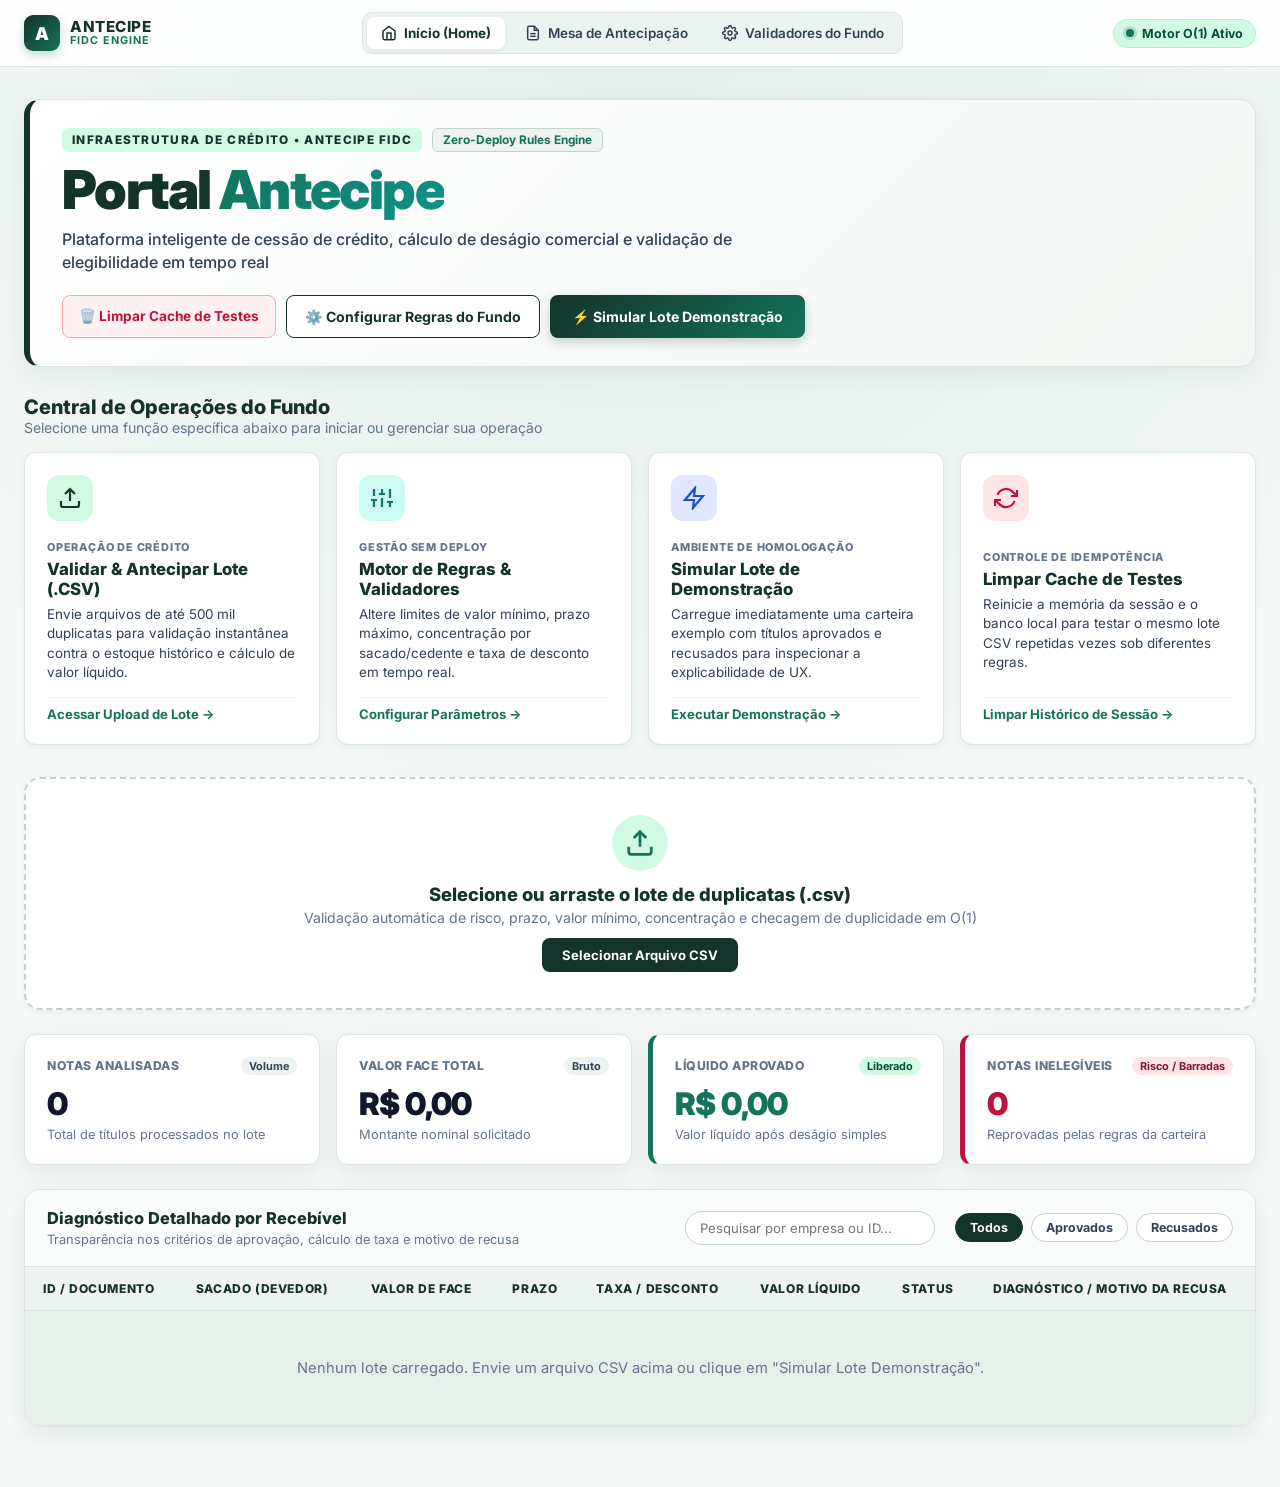
<file: frontend/index.html>
<!DOCTYPE html>
<html lang="pt-BR">
<head>
  <meta charset="UTF-8">
  <meta name="viewport" content="width=device-width, initial-scale=1.0">
  <title>Portal Antecipe | Infraestrutura de Elegibilidade e Cessão FIDC</title>
  <link rel="preconnect" href="https://fonts.googleapis.com">
  <link rel="preconnect" href="https://fonts.gstatic.com" crossorigin>
  <link href="https://fonts.googleapis.com/css2?family=Inter:wght@400;500;600;700;800;900&display=swap" rel="stylesheet">
  <link rel="stylesheet" href="css/style.css">
</head>
<body>
  <!-- Barra de Navegação Superior Fixa -->
  <nav class="top-navbar">
    <div class="nav-container">
      <div class="nav-brand" id="navLogoHome">
        <div class="brand-mark">A</div>
        <div class="brand-text">
          <strong>ANTECIPE</strong>
          <span>FIDC ENGINE</span>
        </div>
      </div>
      <div class="nav-links">
        <button type="button" class="nav-link active" id="btnNavHome">
          <svg width="16" height="16" viewBox="0 0 24 24" fill="none" stroke="currentColor" stroke-width="2.2"><path d="M3 9l9-7 9 7v11a2 2 0 0 1-2 2H5a2 2 0 0 1-2-2z"/><polyline points="9 22 9 12 15 12 15 22"/></svg>
          Início (Home)
        </button>
        <button type="button" class="nav-link" id="btnNavSimulador">
          <svg width="16" height="16" viewBox="0 0 24 24" fill="none" stroke="currentColor" stroke-width="2.2"><path d="M14 2H6a2 2 0 0 0-2 2v16a2 2 0 0 0 2 2h12a2 2 0 0 0 2-2V8z"/><polyline points="14 2 14 8 20 8"/><line x1="16" y1="13" x2="8" y2="13"/><line x1="16" y1="17" x2="8" y2="17"/></svg>
          Mesa de Antecipação
        </button>
        <button type="button" class="nav-link" id="btnNavRegras">
          <svg width="16" height="16" viewBox="0 0 24 24" fill="none" stroke="currentColor" stroke-width="2.2"><circle cx="12" cy="12" r="3"/><path d="M19.4 15a1.65 1.65 0 0 0 .33 1.82l.06.06a2 2 0 0 1 0 2.83 2 2 0 0 1-2.83 0l-.06-.06a1.65 1.65 0 0 0-1.82-.33 1.65 1.65 0 0 0-1 1.51V21a2 2 0 0 1-2 2 2 2 0 0 1-2-2v-.09A1.65 1.65 0 0 0 9 19.4a1.65 1.65 0 0 0-1.82.33l-.06.06a2 2 0 0 1-2.83 0 2 2 0 0 1 0-2.83l.06-.06a1.65 1.65 0 0 0 .33-1.82 1.65 1.65 0 0 0-1.51-1H3a2 2 0 0 1-2-2 2 2 0 0 1 2-2h.09A1.65 1.65 0 0 0 4.6 9a1.65 1.65 0 0 0-.33-1.82l-.06-.06a2 2 0 0 1 0-2.83 2 2 0 0 1 2.83 0l.06.06a1.65 1.65 0 0 0 1.82.33H9a1.65 1.65 0 0 0 1-1.51V3a2 2 0 0 1 2-2 2 2 0 0 1 2 2v.09a1.65 1.65 0 0 0 1 1.51 1.65 1.65 0 0 0 1.82-.33l.06-.06a2 2 0 0 1 2.83 0 2 2 0 0 1 0 2.83l-.06.06a1.65 1.65 0 0 0-.33 1.82V9a1.65 1.65 0 0 0 1.51 1H21a2 2 0 0 1 2 2 2 2 0 0 1-2 2h-.09a1.65 1.65 0 0 0-1.51 1z"/></svg>
          Validadores do Fundo
        </button>
      </div>
      <div class="nav-status">
        <span class="status-pill">
          <span class="status-dot"></span> Motor O(1) Ativo
        </span>
      </div>
    </div>
  </nav>

  <div class="app-layout">
    <header class="app-header">
      <div class="header-titles">
        <div class="badge-row">
          <span class="header-tag">INFRAESTRUTURA DE CRÉDITO • ANTECIPE FIDC</span>
          <span class="header-ZeroDeploy">Zero-Deploy Rules Engine</span>
        </div>
        <h1 class="hero-title">Portal <span>Antecipe</span></h1>
        <p class="subtitle">Plataforma inteligente de cessão de crédito, cálculo de deságio comercial e validação de elegibilidade em tempo real</p>
      </div>
      <div class="header-controls">
        <button class="btn-cache" id="btnLimparCache" type="button" title="Limpa as notas de teste salvas na sessão para re-testar arquivos sem bloqueio de duplicidade">
          🗑️ Limpar Cache de Testes
        </button>
        <button class="btn-config" id="btnAbrirConfig" type="button">
          ⚙️ Configurar Regras do Fundo
        </button>
        <button class="btn-demo" id="btnDemo" type="button">
          ⚡ Simular Lote Demonstração
        </button>
      </div>
    </header>

    <section id="secaoHome" class="home-hub">
      <div class="hub-section-header">
        <h2>Central de Operações do Fundo</h2>
        <p>Selecione uma função específica abaixo para iniciar ou gerenciar sua operação</p>
      </div>
      <div class="hub-grid">
        <div class="hub-card" id="cardIrUpload">
          <div class="hub-icon green">
            <svg width="24" height="24" viewBox="0 0 24 24" fill="none" stroke="currentColor" stroke-width="2.2"><path d="M21 15v4a2 2 0 0 1-2 2H5a2 2 0 0 1-2-2v-4"/><polyline points="17 8 12 3 7 8"/><line x1="12" y1="3" x2="12" y2="15"/></svg>
          </div>
          <div class="hub-body">
            <span class="hub-tag">OPERAÇÃO DE CRÉDITO</span>
            <h3>Validar & Antecipar Lote (.CSV)</h3>
            <p>Envie arquivos de até 500 mil duplicatas para validação instantânea contra o estoque histórico e cálculo de valor líquido.</p>
          </div>
          <div class="hub-action">Acessar Upload de Lote &rarr;</div>
        </div>
        <div class="hub-card" id="cardIrValidadores">
          <div class="hub-icon teal">
            <svg width="24" height="24" viewBox="0 0 24 24" fill="none" stroke="currentColor" stroke-width="2.2"><line x1="4" y1="21" x2="4" y2="14"/><line x1="4" y1="10" x2="4" y2="3"/><line x1="12" y1="21" x2="12" y2="12"/><line x1="12" y1="8" x2="12" y2="3"/><line x1="20" y1="21" x2="20" y2="16"/><line x1="20" y1="12" x2="20" y2="3"/><line x1="1" y1="14" x2="7" y2="14"/><line x1="9" y1="8" x2="15" y2="8"/><line x1="17" y1="16" x2="23" y2="16"/></svg>
          </div>
          <div class="hub-body">
            <span class="hub-tag">GESTÃO SEM DEPLOY</span>
            <h3>Motor de Regras & Validadores</h3>
            <p>Altere limites de valor mínimo, prazo máximo, concentração por sacado/cedente e taxa de desconto em tempo real.</p>
          </div>
          <div class="hub-action">Configurar Parâmetros &rarr;</div>
        </div>
        <div class="hub-card" id="cardIrDemo">
          <div class="hub-icon navy">
            <svg width="24" height="24" viewBox="0 0 24 24" fill="none" stroke="currentColor" stroke-width="2.2"><polygon points="13 2 3 14 12 14 11 22 21 10 12 10 13 2"/></svg>
          </div>
          <div class="hub-body">
            <span class="hub-tag">AMBIENTE DE HOMOLOGAÇÃO</span>
            <h3>Simular Lote de Demonstração</h3>
            <p>Carregue imediatamente uma carteira exemplo com títulos aprovados e recusados para inspecionar a explicabilidade de UX.</p>
          </div>
          <div class="hub-action">Executar Demonstração &rarr;</div>
        </div>
        <div class="hub-card" id="cardIrResetCache">
          <div class="hub-icon rose">
            <svg width="24" height="24" viewBox="0 0 24 24" fill="none" stroke="currentColor" stroke-width="2.2"><polyline points="23 4 23 10 17 10"/><polyline points="1 20 1 14 7 14"/><path d="M3.51 9a9 9 0 0 1 14.85-3.36L23 10M1 14l4.64 4.36A9 9 0 0 0 20.49 15"/></svg>
          </div>
          <div class="hub-body">
            <span class="hub-tag">CONTROLE DE IDEMPOTÊNCIA</span>
            <h3>Limpar Cache de Testes</h3>
            <p>Reinicie a memória da sessão e o banco local para testar o mesmo lote CSV repetidas vezes sob diferentes regras.</p>
          </div>
          <div class="hub-action">Limpar Histórico de Sessão &rarr;</div>
        </div>
      </div>
    </section>

    <main id="secaoOperacional">
      <section class="upload-section">
        <div class="upload-zone" id="dropZone">
          <div class="upload-icon-wrapper">
            <svg width="30" height="30" viewBox="0 0 24 24" fill="none" stroke="currentColor" stroke-width="2.2"><path d="M21 15v4a2 2 0 0 1-2 2H5a2 2 0 0 1-2-2v-4"/><polyline points="17 8 12 3 7 8"/><line x1="12" y1="3" x2="12" y2="15"/></svg>
          </div>
          <div class="upload-text-group">
            <h3>Selecione ou arraste o lote de duplicatas (.csv)</h3>
            <p>Validação automática de risco, prazo, valor mínimo, concentração e checagem de duplicidade em O(1)</p>
          </div>
          <button type="button" class="btn-browse-file">Selecionar Arquivo CSV</button>
          <input type="file" id="csvInput" accept=".csv" style="display: none;">
        </div>
      </section>

      <div id="toastFeedback" class="toast-banner" style="display: none;"></div>

      <section class="metrics-grid">
        <div class="metric-card">
          <div class="metric-header">
            <span class="metric-label">Notas Analisadas</span>
            <span class="metric-badge-neutral">Volume</span>
          </div>
          <div class="metric-value" id="totalNotas">0</div>
          <div class="metric-detail">Total de títulos processados no lote</div>
        </div>
        <div class="metric-card">
          <div class="metric-header">
            <span class="metric-label">Valor Face Total</span>
            <span class="metric-badge-neutral">Bruto</span>
          </div>
          <div class="metric-value" id="totalBruto">R$ 0,00</div>
          <div class="metric-detail">Montante nominal solicitado</div>
        </div>
        <div class="metric-card card-approved">
          <div class="metric-header">
            <span class="metric-label">Líquido Aprovado</span>
            <span class="metric-badge-ok">Liberado</span>
          </div>
          <div class="metric-value approved" id="totalLiquido">R$ 0,00</div>
          <div class="metric-detail">Valor líquido após deságio simples</div>
        </div>
        <div class="metric-card card-rejected">
          <div class="metric-header">
            <span class="metric-label">Notas Inelegíveis</span>
            <span class="metric-badge-err">Risco / Barradas</span>
          </div>
          <div class="metric-value rejected" id="totalRecusadas">0</div>
          <div class="metric-detail">Reprovadas pelas regras da carteira</div>
        </div>
      </section>

      <div id="avisoAmostragem" class="sampling-banner" style="display: none;"></div>

      <section class="table-card">
        <div class="table-toolbar">
          <div class="toolbar-title">
            <h3>Diagnóstico Detalhado por Recebível</h3>
            <span>Transparência nos critérios de aprovação, cálculo de taxa e motivo de recusa</span>
          </div>
          <div class="toolbar-filters">
            <!-- Barra de Pesquisa Integrada -->
            <input type="text" id="inputBuscaEmpresa" class="form-control search-input" placeholder="Pesquisar por empresa ou ID...">
            <!-- Filtros de Status -->
            <button type="button" class="filter-chip active" data-status="TODOS">Todos</button>
            <button type="button" class="filter-chip" data-status="APROVADO">Aprovados</button>
            <button type="button" class="filter-chip" data-status="RECUSADO">Recusados</button>
          </div>
        </div>

        <div class="table-container">
          <table>
            <thead>
              <tr>
                <th>ID / Documento</th>
                <th>Sacado (Devedor)</th>
                <th>Valor de Face</th>
                <th>Prazo</th>
                <th>Taxa / Desconto</th>
                <th>Valor Líquido</th>
                <th>Status</th>
                <th>Diagnóstico / Motivo da Recusa</th>
              </tr>
            </thead>
            <tbody id="tabelaCorpo">
              <tr>
                <td colspan="8" class="empty-state">
                  Nenhum lote carregado. Envie um arquivo CSV acima ou clique em "Simular Lote Demonstração".
                </td>
              </tr>
            </tbody>
          </table>
        </div>
      </section>
    </main>
  </div>

  <div id="modalConfig" class="modal-overlay" style="display: none;">
    <div class="modal-box">
      <div class="modal-header">
        <div>
          <span class="header-tag">MOTOR DE REGRAS DINÂMICO (SEM DEPLOY)</span>
          <h2>Parâmetros de Elegibilidade do FIDC</h2>
        </div>
        <button type="button" id="btnFecharModal" class="btn-close-modal">&times;</button>
      </div>

      <div class="modal-body">
        <div class="form-group">
          <label for="selectValidador">1. Selecione o Validador / Regra do Regulamento:</label>
          <select id="selectValidador" class="form-control"></select>
        </div>
        <div id="painelParametrosValidador" class="validator-config-card"></div>
        <div class="pricing-config-box">
          <label for="inputTaxaMensal">Taxa de Desconto Simples Mensal (% a.m.):</label>
          <input type="number" id="inputTaxaMensal" class="form-control" step="0.05" min="0" value="2.0">
        </div>
      </div>

      <div class="modal-footer">
        <button type="button" id="btnResetarRegras" class="btn-danger-outline" style="margin-right: auto;">Restaurar Padrões</button>
        <button type="button" id="btnCancelarModal" class="btn-secondary">Cancelar</button>
        <button type="button" id="btnSalvarRegras" class="btn-demo">Salvar, Limpar Cache e Aplicar</button>
      </div>
    </div>
  </div>

  <script src="js/script.js"></script>
</body>
</html>
</file>
<file: frontend/css/style.css>
:root {
  /* Cores Institucionais de Fundo Claro */
  --bg-app: #F4F8F6;
  --bg-surface: #FFFFFF;
  --bg-surface-subtle: #EDF3F0;
  --bg-hover: #E6EFEA;

  /* Verdes Profundos e Acentos (Alto Contraste Kanastra Design) */
  --green-primary: #14332B;
  --green-medium: #14735A;
  --green-accent: #0D9488;
  --green-soft: #D1FAE5;
  --green-text: #064E3B;

  /* Bordas e Divisórias */
  --border-color: #DCE5E0;
  --border-card: #C3D2CA;

  /* Tipografia */
  --text-main: #0F172A;
  --text-secondary: #334155;
  --text-muted: #64748B;

  /* Alertas e Recusas */
  --danger-primary: #BE123C;
  --danger-soft: #FFE4E6;
  --danger-border: #FDA4AF;
  --danger-text: #881337;

  /* Sombras e Raios */
  --shadow-sm: 0 2px 6px rgba(20, 51, 43, 0.05);
  --shadow-md: 0 8px 24px rgba(20, 51, 43, 0.07);
  --shadow-lg: 0 16px 36px rgba(20, 51, 43, 0.12);
  --radius-sm: 8px;
  --radius-md: 12px;
  --radius-lg: 16px;
}

* {
  box-sizing: border-box;
  margin: 0;
  padding: 0;
  font-family: 'Inter', -apple-system, BlinkMacSystemFont, "Segoe UI", Roboto, sans-serif;
}

body {
  background-color: var(--bg-app);
  background-image: radial-gradient(circle at 50% 0%, rgba(20, 115, 90, 0.08) 0%, transparent 55%);
  color: var(--text-main);
  min-height: 100vh;
  padding-bottom: 60px;
}

/* Top Navbar */
.top-navbar {
  background-color: rgba(255, 255, 255, 0.9);
  backdrop-filter: blur(10px);
  border-bottom: 1px solid var(--border-color);
  position: sticky;
  top: 0;
  z-index: 900;
}

.nav-container {
  max-width: 1280px;
  margin: 0 auto;
  padding: 12px 24px;
  display: flex;
  align-items: center;
  justify-content: space-between;
  gap: 16px;
  flex-wrap: wrap;
}

.nav-brand {
  display: flex;
  align-items: center;
  gap: 10px;
  cursor: pointer;
}

.brand-mark {
  width: 36px;
  height: 36px;
  border-radius: 9px;
  background: linear-gradient(135deg, var(--green-primary), var(--green-medium));
  color: #FFFFFF;
  font-weight: 900;
  font-size: 1.1rem;
  display: flex;
  align-items: center;
  justify-content: center;
  box-shadow: 0 4px 10px rgba(20, 115, 90, 0.25);
}

.brand-text {
  display: flex;
  flex-direction: column;
  line-height: 1.1;
}

.brand-text strong {
  font-size: 0.95rem;
  font-weight: 800;
  color: var(--green-primary);
  letter-spacing: 0.5px;
}

.brand-text span {
  font-size: 0.68rem;
  font-weight: 700;
  color: var(--green-medium);
  letter-spacing: 1px;
}

.nav-links {
  display: flex;
  align-items: center;
  gap: 6px;
  background-color: var(--bg-surface-subtle);
  padding: 4px;
  border-radius: 10px;
  border: 1px solid var(--border-color);
}

.nav-link {
  display: inline-flex;
  align-items: center;
  gap: 7px;
  background: transparent;
  border: none;
  padding: 8px 14px;
  border-radius: 7px;
  font-size: 0.84rem;
  font-weight: 600;
  color: var(--text-secondary);
  cursor: pointer;
  transition: all 0.2s ease;
}

.nav-link:hover {
  color: var(--green-primary);
  background-color: rgba(255, 255, 255, 0.6);
}

.nav-link.active {
  background-color: var(--bg-surface);
  color: var(--green-primary);
  font-weight: 700;
  box-shadow: var(--shadow-sm);
}

.status-pill {
  display: inline-flex;
  align-items: center;
  gap: 8px;
  font-size: 0.78rem;
  font-weight: 700;
  color: var(--green-text);
  background-color: var(--green-soft);
  border: 1px solid #A7F3D0;
  padding: 6px 12px;
  border-radius: 999px;
}

.status-dot {
  width: 8px;
  height: 8px;
  border-radius: 50%;
  background-color: var(--green-medium);
  box-shadow: 0 0 0 3px rgba(20, 115, 90, 0.2);
}

.app-layout {
  max-width: 1280px;
  margin: 0 auto;
  padding: 32px 24px 0;
}

.app-header {
  display: flex;
  justify-content: space-between;
  align-items: flex-end;
  flex-wrap: wrap;
  gap: 20px;
  padding: 28px 32px;
  background: linear-gradient(135deg, #FFFFFF 0%, #F2F7F4 100%);
  border: 1px solid var(--border-color);
  border-left: 6px solid var(--green-primary);
  border-radius: var(--radius-lg);
  box-shadow: var(--shadow-md);
  margin-bottom: 28px;
}

.badge-row {
  display: flex;
  align-items: center;
  gap: 10px;
  flex-wrap: wrap;
  margin-bottom: 10px;
}

.header-tag {
  display: inline-block;
  font-size: 0.74rem;
  font-weight: 800;
  letter-spacing: 1.3px;
  color: var(--green-primary);
  background-color: var(--green-soft);
  padding: 5px 10px;
  border-radius: 6px;
}

.header-ZeroDeploy {
  font-size: 0.74rem;
  font-weight: 700;
  color: var(--green-medium);
  background-color: var(--bg-surface-subtle);
  border: 1px solid var(--border-card);
  padding: 4px 10px;
  border-radius: 6px;
}

.hero-title {
  font-size: clamp(2.5rem, 4.2vw, 3.35rem);
  font-weight: 900;
  letter-spacing: -1.6px;
  color: var(--green-primary);
  line-height: 1.05;
}

.hero-title span {
  background: linear-gradient(135deg, var(--green-medium) 0%, var(--green-accent) 100%);
  -webkit-background-clip: text;
  -webkit-text-fill-color: transparent;
}

.subtitle {
  font-size: 1rem;
  color: var(--text-secondary);
  margin-top: 10px;
  max-width: 680px;
  line-height: 1.45;
  font-weight: 500;
}

.header-controls {
  display: flex;
  gap: 10px;
  flex-wrap: wrap;
}

.btn-demo {
  background: linear-gradient(135deg, var(--green-primary) 0%, var(--green-medium) 100%);
  color: #FFFFFF;
  border: none;
  padding: 13px 22px;
  border-radius: var(--radius-sm);
  font-size: 0.88rem;
  font-weight: 700;
  cursor: pointer;
  transition: all 0.2s ease;
  box-shadow: 0 4px 12px rgba(20, 51, 43, 0.22);
}

.btn-demo:hover {
  transform: translateY(-2px);
  box-shadow: 0 6px 16px rgba(20, 51, 43, 0.3);
}

.btn-config {
  background-color: var(--bg-surface);
  color: var(--green-primary);
  border: 1.5px solid var(--green-primary);
  padding: 12px 18px;
  border-radius: var(--radius-sm);
  font-size: 0.88rem;
  font-weight: 700;
  cursor: pointer;
  transition: all 0.2s ease;
}

.btn-config:hover {
  background-color: var(--green-soft);
  transform: translateY(-1px);
}

.btn-cache {
  background-color: #FFF1F2;
  color: var(--danger-primary);
  border: 1px solid var(--danger-border);
  padding: 12px 16px;
  border-radius: var(--radius-sm);
  font-size: 0.85rem;
  font-weight: 700;
  cursor: pointer;
  transition: all 0.2s ease;
}

.btn-cache:hover {
  background-color: var(--danger-soft);
  transform: translateY(-1px);
}

.btn-secondary {
  background-color: var(--bg-surface-subtle);
  color: var(--text-secondary);
  border: 1px solid var(--border-card);
  padding: 10px 18px;
  border-radius: var(--radius-sm);
  font-size: 0.88rem;
  font-weight: 600;
  cursor: pointer;
}

.home-hub {
  margin-bottom: 32px;
}

.hub-section-header {
  margin-bottom: 16px;
}

.hub-section-header h2 {
  font-size: 1.25rem;
  font-weight: 800;
  color: var(--green-primary);
}

.hub-section-header p {
  font-size: 0.88rem;
  color: var(--text-muted);
}

.hub-grid {
  display: grid;
  grid-template-columns: repeat(auto-fit, minmax(265px, 1fr));
  gap: 16px;
}

.hub-card {
  background-color: var(--bg-surface);
  border: 1px solid var(--border-color);
  border-radius: var(--radius-md);
  padding: 22px;
  display: flex;
  flex-direction: column;
  justify-content: space-between;
  gap: 14px;
  cursor: pointer;
  box-shadow: var(--shadow-sm);
  transition: all 0.22s ease;
}

.hub-card:hover {
  transform: translateY(-4px);
  border-color: var(--green-medium);
  box-shadow: var(--shadow-md);
}

.hub-icon {
  width: 46px;
  height: 46px;
  border-radius: 12px;
  display: flex;
  align-items: center;
  justify-content: center;
}

.hub-icon.green { background-color: var(--green-soft); color: var(--green-primary); }
.hub-icon.teal { background-color: #CCFBF1; color: #0F766E; }
.hub-icon.navy { background-color: #E0E7FF; color: #1D4ED8; }
.hub-icon.rose { background-color: var(--danger-soft); color: var(--danger-primary); }

.hub-tag {
  font-size: 0.68rem;
  font-weight: 800;
  letter-spacing: 0.8px;
  color: var(--text-muted);
}

.hub-body h3 {
  font-size: 1.05rem;
  font-weight: 800;
  color: var(--green-primary);
  margin: 4px 0 6px;
}

.hub-body p {
  font-size: 0.84rem;
  color: var(--text-secondary);
  line-height: 1.45;
}

.hub-action {
  font-size: 0.82rem;
  font-weight: 700;
  color: var(--green-medium);
  padding-top: 8px;
  border-top: 1px solid var(--bg-surface-subtle);
}

.upload-section {
  margin-bottom: 24px;
}

.upload-zone {
  background-color: var(--bg-surface);
  border: 2px dashed var(--border-card);
  border-radius: var(--radius-lg);
  padding: 36px 24px;
  display: flex;
  flex-direction: column;
  align-items: center;
  text-align: center;
  gap: 12px;
  cursor: pointer;
  box-shadow: var(--shadow-sm);
  transition: all 0.2s ease;
}

.upload-zone:hover {
  border-color: var(--green-medium);
  background-color: var(--bg-surface-subtle);
}

.upload-icon-wrapper {
  width: 56px;
  height: 56px;
  border-radius: 50%;
  background-color: var(--green-soft);
  color: var(--green-medium);
  display: flex;
  align-items: center;
  justify-content: center;
}

.upload-text-group h3 {
  font-size: 1.15rem;
  font-weight: 800;
  color: var(--green-primary);
}

.upload-text-group p {
  font-size: 0.88rem;
  color: var(--text-muted);
  margin-top: 4px;
}

.btn-browse-file {
  background-color: var(--green-primary);
  border: none;
  color: #FFFFFF;
  font-weight: 700;
  font-size: 0.82rem;
  padding: 9px 20px;
  border-radius: var(--radius-sm);
  pointer-events: none;
}

.toast-banner {
  background-color: var(--green-soft);
  border: 1px solid #6EE7B7;
  color: var(--green-text);
  padding: 12px 18px;
  border-radius: var(--radius-md);
  margin-bottom: 20px;
  font-size: 0.88rem;
  font-weight: 600;
}

.metrics-grid {
  display: grid;
  grid-template-columns: repeat(auto-fit, minmax(240px, 1fr));
  gap: 16px;
  margin-bottom: 24px;
}

.metric-card {
  background-color: var(--bg-surface);
  border: 1px solid var(--border-color);
  border-radius: var(--radius-md);
  padding: 22px;
  box-shadow: var(--shadow-md);
  transition: transform 0.15s ease;
}

.metric-card:hover {
  transform: translateY(-2px);
}

.metric-card.card-approved {
  border-left: 5px solid var(--green-medium);
}

.metric-card.card-rejected {
  border-left: 5px solid var(--danger-primary);
}

.metric-header {
  display: flex;
  justify-content: space-between;
  align-items: center;
}

.metric-label {
  font-size: 0.76rem;
  text-transform: uppercase;
  font-weight: 800;
  letter-spacing: 0.5px;
  color: var(--text-muted);
}

.metric-badge-neutral,
.metric-badge-ok,
.metric-badge-err {
  font-size: 0.68rem;
  font-weight: 700;
  padding: 2px 8px;
  border-radius: 12px;
}

.metric-badge-neutral { background: var(--bg-surface-subtle); color: var(--text-secondary); }
.metric-badge-ok { background: var(--green-soft); color: var(--green-text); }
.metric-badge-err { background: var(--danger-soft); color: var(--danger-text); }

.metric-value {
  font-size: 1.95rem;
  font-weight: 900;
  color: var(--text-main);
  margin: 10px 0 4px 0;
  letter-spacing: -0.6px;
}

.metric-value.approved {
  color: var(--green-medium);
}

.metric-value.rejected {
  color: var(--danger-primary);
}

.metric-detail {
  font-size: 0.8rem;
  color: var(--text-muted);
}

.sampling-banner {
  background-color: #EFF6FF;
  border: 1px solid #BFDBFE;
  color: #1E40AF;
  padding: 12px 18px;
  border-radius: var(--radius-md);
  margin-bottom: 20px;
  font-size: 0.86rem;
  line-height: 1.45;
}

.table-card {
  background-color: var(--bg-surface);
  border: 1px solid var(--border-color);
  border-radius: var(--radius-lg);
  box-shadow: var(--shadow-md);
  overflow: hidden;
}

.table-toolbar {
  padding: 18px 22px;
  border-bottom: 1px solid var(--border-color);
  display: flex;
  justify-content: space-between;
  align-items: center;
  flex-wrap: wrap;
  gap: 12px;
  background-color: #FAFCFB;
}

.toolbar-title h3 {
  font-size: 1.02rem;
  font-weight: 800;
  color: var(--green-primary);
}

.toolbar-title span {
  font-size: 0.8rem;
  color: var(--text-muted);
}

.toolbar-filters {
  display: flex;
  align-items: center;
  gap: 8px;
  flex-wrap: wrap;
}

.filter-chip {
  background-color: var(--bg-surface);
  border: 1px solid var(--border-card);
  color: var(--text-secondary);
  padding: 6px 14px;
  border-radius: 999px;
  font-size: 0.78rem;
  font-weight: 700;
  cursor: pointer;
  transition: all 0.15s ease;
}

.filter-chip:hover {
  border-color: var(--green-medium);
  color: var(--green-primary);
}

.filter-chip.active {
  background-color: var(--green-primary);
  border-color: var(--green-primary);
  color: #FFFFFF;
}

.table-container {
  overflow-x: auto;
}

table {
  width: 100%;
  border-collapse: collapse;
  text-align: left;
  font-size: 0.88rem;
}

th, td {
  padding: 14px 18px;
  border-bottom: 1px solid var(--border-color);
}

th {
  background-color: var(--bg-surface-subtle);
  color: var(--green-primary);
  font-size: 0.75rem;
  text-transform: uppercase;
  letter-spacing: 0.6px;
  font-weight: 800;
}

tbody tr:hover {
  background-color: var(--bg-hover);
}

.empty-state {
  text-align: center;
  color: var(--text-muted);
  padding: 48px 16px;
  font-size: 0.92rem;
  background-color: var(--bg-hover) !important;
}

tbody tr:has(.empty-state),
tbody tr:has(.empty-state):hover {
  background-color: var(--bg-hover) !important;
}

.badge {
  padding: 4px 10px;
  border-radius: 20px;
  font-size: 0.72rem;
  font-weight: 800;
  letter-spacing: 0.4px;
  display: inline-block;
  text-transform: uppercase;
}

.badge-success {
  background-color: var(--green-soft);
  color: var(--green-text);
  border: 1px solid #A7F3D0;
}

.badge-error {
  background-color: var(--danger-soft);
  color: var(--danger-text);
  border: 1px solid var(--danger-border);
}

.reason-box {
  font-size: 0.82rem;
  color: var(--danger-text);
  background-color: var(--danger-soft);
  border: 1px solid var(--danger-border);
  padding: 8px 12px;
  border-radius: var(--radius-sm);
  max-width: 440px;
  line-height: 1.4;
}

.approved-text {
  color: var(--green-medium);
  font-weight: 700;
  font-size: 0.84rem;
}

.modal-overlay {
  position: fixed;
  inset: 0;
  background-color: rgba(15, 23, 42, 0.6);
  backdrop-filter: blur(3px);
  display: flex;
  align-items: center;
  justify-content: center;
  z-index: 1000;
  padding: 16px;
}

.modal-box {
  background-color: var(--bg-surface);
  border: 1px solid var(--border-color);
  border-radius: var(--radius-lg);
  width: 100%;
  max-width: 560px;
  box-shadow: var(--shadow-lg);
  overflow: hidden;
}

.modal-header {
  display: flex;
  justify-content: space-between;
  align-items: flex-start;
  padding: 20px 24px 16px;
  border-bottom: 1px solid var(--border-color);
}

.modal-header h2 {
  font-size: 1.3rem;
  font-weight: 800;
  color: var(--green-primary);
  margin-top: 4px;
}

.btn-close-modal {
  background: none;
  border: none;
  font-size: 1.6rem;
  line-height: 1;
  color: var(--text-muted);
  cursor: pointer;
}

.btn-close-modal:hover {
  color: var(--danger-primary);
}

.modal-body {
  padding: 20px 24px;
  display: flex;
  flex-direction: column;
  gap: 16px;
}

.form-group label,
.pricing-config-box label {
  display: block;
  font-size: 0.84rem;
  font-weight: 700;
  color: var(--text-secondary);
  margin-bottom: 6px;
}

.form-control {
  width: 100%;
  padding: 10px 12px;
  border-radius: var(--radius-sm);
  border: 1px solid var(--border-card);
  background-color: var(--bg-surface);
  color: var(--text-main);
  font-size: 0.92rem;
}

.form-control:focus {
  outline: none;
  border-color: var(--green-medium);
}

.validator-config-card {
  background-color: var(--bg-surface-subtle);
  border: 1px solid var(--border-color);
  border-radius: var(--radius-md);
  padding: 16px;
  display: flex;
  flex-direction: column;
  gap: 14px;
}

.toggle-row {
  display: flex;
  align-items: center;
  justify-content: space-between;
  padding-bottom: 10px;
  border-bottom: 1px solid var(--border-color);
}

.toggle-row span {
  font-size: 0.9rem;
  font-weight: 800;
  color: var(--green-primary);
}

.pricing-config-box {
  padding-top: 8px;
  border-top: 1px dashed var(--border-card);
}

.modal-footer {
  padding: 16px 24px;
  background-color: var(--bg-surface-subtle);
  border-top: 1px solid var(--border-color);
  display: flex;
  align-items: center;
  justify-content: flex-end;
  gap: 10px;
}

/* =======================================
   ESTILOS NOVOS ADICIONADOS
======================================= */

.search-input {
  width: 250px;
  padding: 8px 14px;
  font-size: 0.82rem;
  border-radius: 999px;
  margin-right: 12px;
}

.btn-danger-outline {
  background-color: transparent;
  color: var(--danger-primary);
  border: 1px solid var(--danger-border);
  padding: 10px 18px;
  border-radius: var(--radius-sm);
  font-size: 0.88rem;
  font-weight: 700;
  cursor: pointer;
  transition: all 0.2s ease;
}

.btn-danger-outline:hover {
  background-color: var(--danger-soft);
}
</file>
